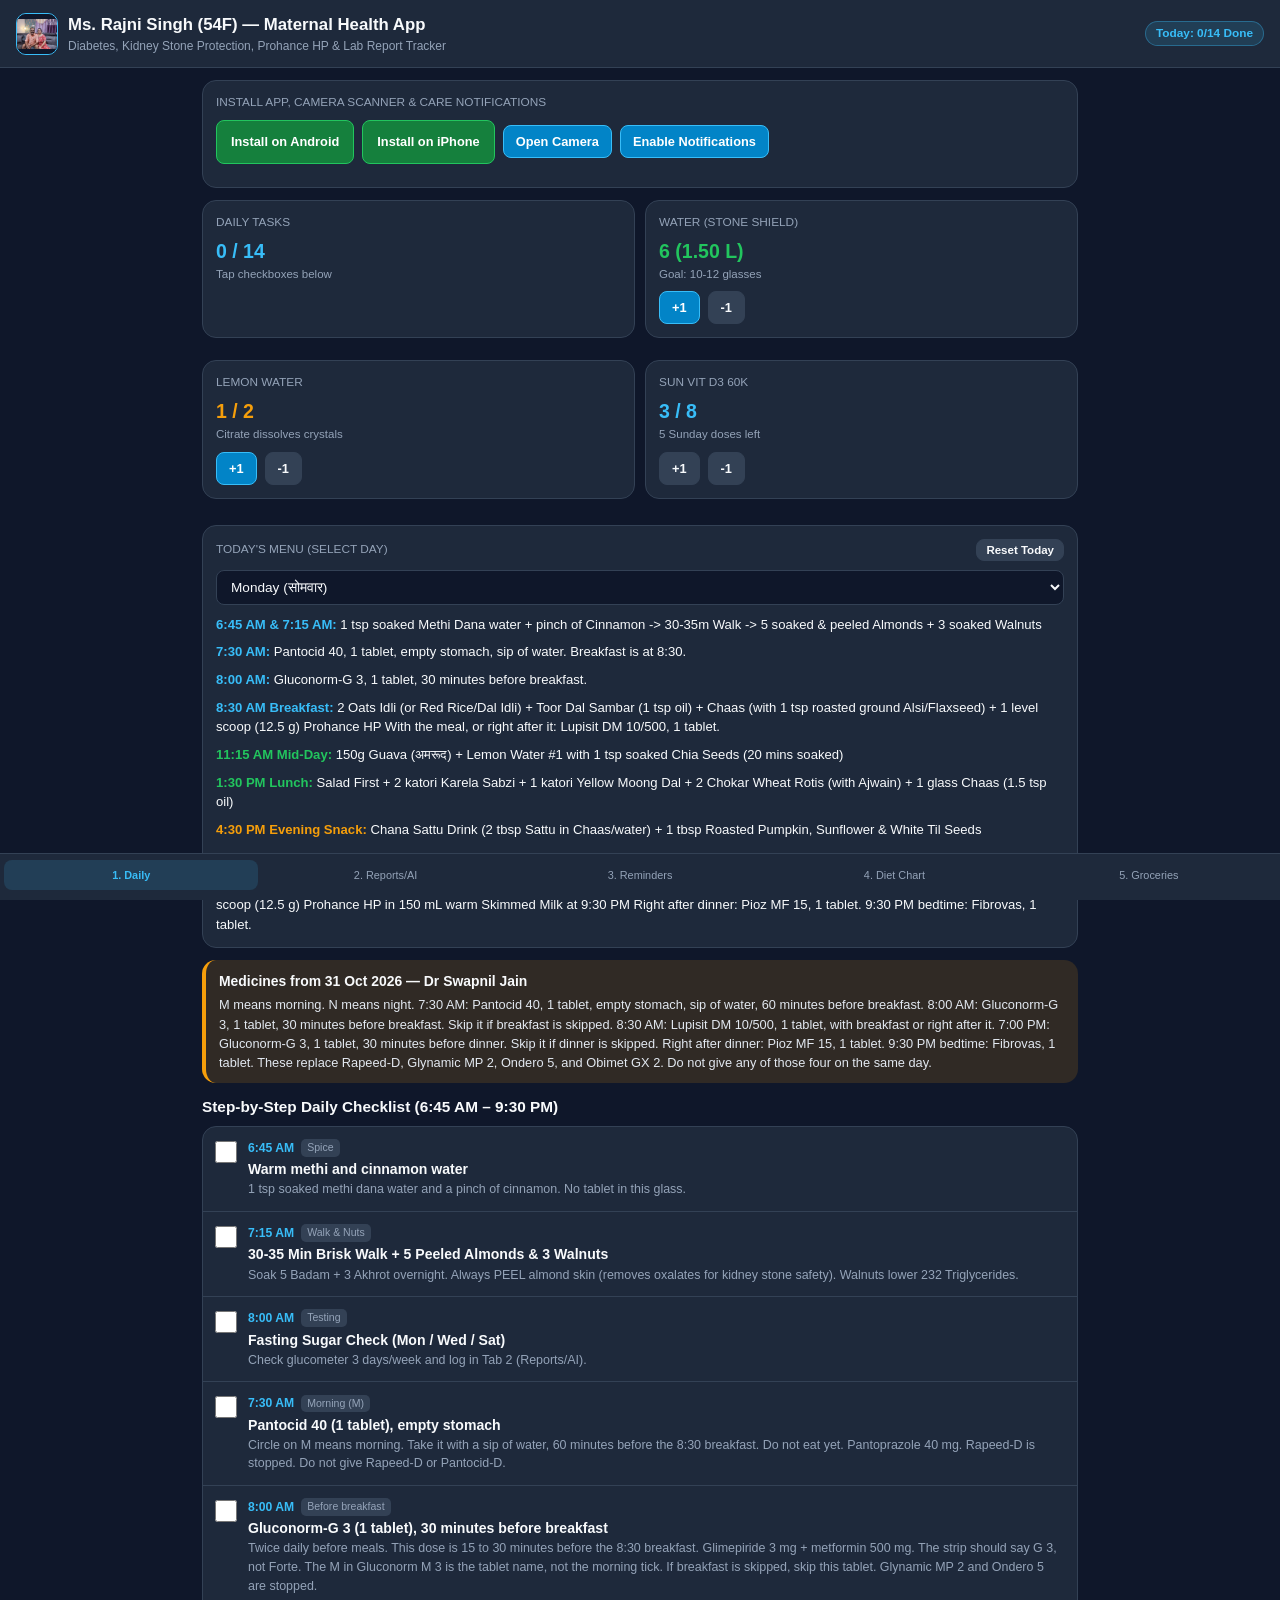
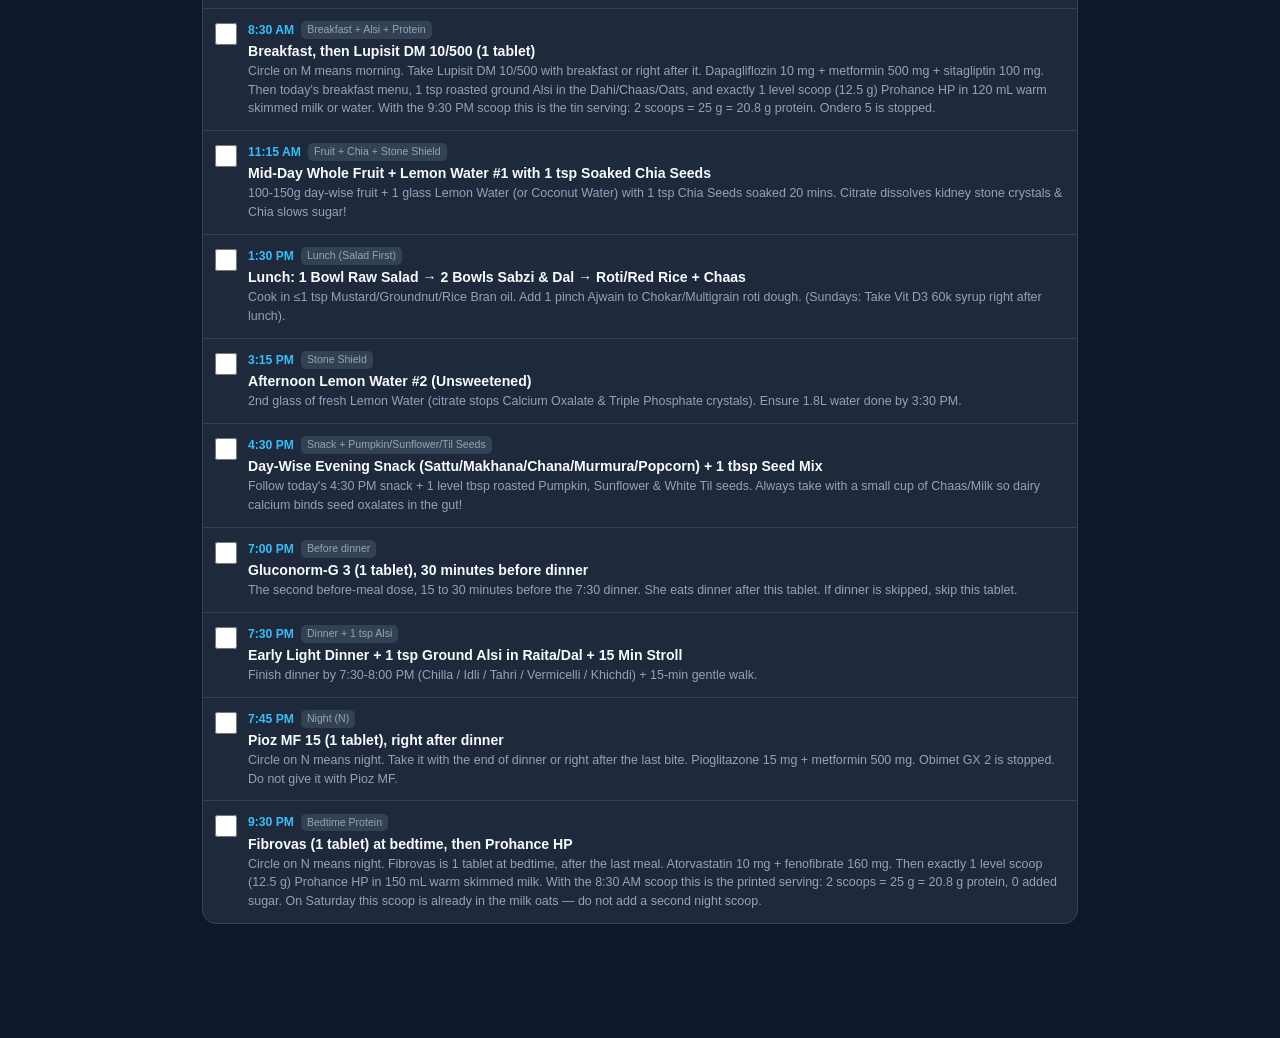
<file: index.html>
<!DOCTYPE html>
<html lang="en">
<head>
  <meta charset="UTF-8" />
  <meta name="viewport" content="width=device-width, initial-scale=1.0, maximum-scale=1.0, user-scalable=no" />
  <meta name="theme-color" content="#0f172a" />
  <meta name="mobile-web-app-capable" content="yes" />
  <meta name="apple-mobile-web-app-capable" content="yes" />
  <meta name="apple-mobile-web-app-status-bar-style" content="black-translucent" />
  <meta name="apple-mobile-web-app-title" content="Maternal Health App" />
  <link rel="manifest" href="./manifest.json">
  <link rel="icon" type="image/svg+xml" href="./assets/icon.svg" />
  <link rel="apple-touch-icon" href="./assets/icon-180.png" />
  <link rel="icon" type="image/png" sizes="32x32" href="./assets/icon-32.png" />
  <link rel="icon" type="image/png" sizes="16x16" href="./assets/icon-16.png" />
  <title>Maternal Health App — Ms. Rajni Singh Care Tracker</title>
  <style>
    :root {
      --bg: #0f172a; --surface: #1e293b; --surface2: #334155; --border: #334155;
      --text: #f8fafc; --muted: #94a3b8; --primary: #38bdf8; --primary-dark: #0284c7;
      --success: #22c55e; --success-bg: rgba(34, 197, 94, 0.14);
      --warn: #f59e0b; --warn-bg: rgba(245, 158, 11, 0.14);
      --danger: #ef4444; --danger-bg: rgba(239, 68, 68, 0.14);
      --info-bg: rgba(56, 189, 248, 0.14); --radius: 14px;
    }
    * { box-sizing: border-box; margin: 0; padding: 0; -webkit-tap-highlight-color: transparent; }
    body { font-family: -apple-system, BlinkMacSystemFont, "Segoe UI", Roboto, sans-serif; background: var(--bg); color: var(--text); line-height: 1.5; padding-bottom: 90px; }
    header { background: var(--surface); border-bottom: 1px solid var(--border); padding: 12px 16px; position: sticky; top: 0; z-index: 50; }
    .header-top { display: flex; justify-content: space-between; align-items: center; gap: 10px; flex-wrap: wrap; }
    .brand-row { display: flex; align-items: center; gap: 10px; }
    .brand-avatar { width: 42px; height: 42px; border-radius: 10px; object-fit: cover; border: 1.5px solid var(--primary); }
    h1 { font-size: 1.05rem; font-weight: 700; }
    .badge { background: var(--info-bg); color: var(--primary); border: 1px solid rgba(56, 189, 248, 0.35); padding: 3px 10px; border-radius: 999px; font-size: 0.74rem; font-weight: 600; }
    .subtitle { font-size: 0.75rem; color: var(--muted); }
    .container { max-width: 900px; margin: 0 auto; padding: 12px; }

    /* Pure CSS Tab Switching */
    input.tab-radio { display: none; }
    .tab-panel { display: none; }
    #rad-daily:checked ~ .container #tab-daily,
    #rad-reports:checked ~ .container #tab-reports,
    #rad-schedule:checked ~ .container #tab-schedule,
    #rad-diet:checked ~ .container #tab-diet,
    #rad-grocery:checked ~ .container #tab-grocery {
      display: block;
    }
    .bottom-nav { position: fixed; bottom: 0; left: 0; right: 0; background: var(--surface); border-top: 1px solid var(--border); display: grid; grid-template-columns: repeat(5, 1fr); z-index: 100; padding: 6px 4px 10px; }
    .nav-label { background: transparent; border: none; color: var(--muted); display: flex; flex-direction: column; align-items: center; justify-content: center; gap: 2px; font-size: 0.68rem; padding: 7px 2px; border-radius: 8px; cursor: pointer; text-align: center; user-select: none; }
    #rad-daily:checked ~ .bottom-nav label[for="rad-daily"],
    #rad-reports:checked ~ .bottom-nav label[for="rad-reports"],
    #rad-schedule:checked ~ .bottom-nav label[for="rad-schedule"],
    #rad-diet:checked ~ .bottom-nav label[for="rad-diet"],
    #rad-grocery:checked ~ .bottom-nav label[for="rad-grocery"] {
      color: var(--primary); background: var(--info-bg); font-weight: 700;
    }

    .grid-2, .grid-4 { display: grid; gap: 10px; margin-bottom: 14px; }
    .grid-2 { grid-template-columns: repeat(auto-fit, minmax(250px, 1fr)); }
    .grid-4 { grid-template-columns: repeat(2, 1fr); }
    .card { background: var(--surface); border: 1px solid var(--border); border-radius: var(--radius); padding: 13px; margin-bottom: 12px; }
    .card-title { font-size: 0.74rem; text-transform: uppercase; color: var(--muted); margin-bottom: 5px; display: flex; justify-content: space-between; align-items: center; }
    .stat-val { font-size: 1.22rem; font-weight: 700; }
    .stat-sub { font-size: 0.72rem; color: var(--muted); }
    .text-success { color: var(--success); } .text-warn { color: var(--warn); } .text-danger { color: var(--danger); } .text-primary { color: var(--primary); }
    .btn-row { display: flex; gap: 8px; margin-top: 8px; flex-wrap: wrap; align-items: center; }
    button, .btn, a.install-btn { background: var(--surface2); color: var(--text); border: 1px solid var(--border); padding: 8px 12px; border-radius: 8px; font-size: 0.8rem; font-weight: 600; cursor: pointer; touch-action: manipulation; }
    button.primary { background: var(--primary-dark); border-color: var(--primary); color: #fff; }
    button.success, a.install-btn { background: #15803d; border-color: var(--success); color: #fff; display: inline-flex; align-items: center; justify-content: center; min-height: 44px; padding: 10px 14px; text-decoration: none; position: relative; z-index: 2; }
    .callout { border-radius: var(--radius); padding: 11px 13px; margin-bottom: 10px; border-left: 4px solid var(--primary); background: var(--info-bg); }
    .callout.warn { border-left-color: var(--warn); background: var(--warn-bg); }
    .callout.danger { border-left-color: var(--danger); background: var(--danger-bg); }
    .callout.success { border-left-color: var(--success); background: var(--success-bg); }
    .callout-title { font-weight: 700; font-size: 0.87rem; margin-bottom: 3px; }
    .callout-body { font-size: 0.8rem; color: #e2e8f0; }
    .task-item { display: flex; align-items: flex-start; gap: 11px; padding: 12px; border-bottom: 1px solid var(--border); cursor: pointer; }
    .task-item:last-child { border-bottom: none; }
    .task-check { width: 22px; height: 22px; margin-top: 2px; accent-color: var(--success); flex-shrink: 0; cursor: pointer; }
    .task-check:checked + .task-content { opacity: 0.5; }
    .task-check:checked + .task-content .task-title { text-decoration: line-through; }
    .task-content { flex: 1; }
    .task-meta { display: flex; gap: 7px; align-items: center; margin-bottom: 2px; flex-wrap: wrap; }
    .task-time { font-size: 0.76rem; font-weight: 700; color: var(--primary); }
    .task-tag { font-size: 0.66rem; padding: 1px 6px; border-radius: 5px; background: var(--surface2); color: var(--muted); }
    .task-title { font-weight: 600; font-size: 0.88rem; }
    .task-desc { font-size: 0.78rem; color: var(--muted); }
    select, input[type="text"], input[type="number"], input[type="date"] { width: 100%; background: var(--bg); color: var(--text); border: 1px solid var(--border); border-radius: 8px; padding: 8px 10px; font-size: 0.85rem; margin-top: 4px; }
    label.field-lbl { font-size: 0.75rem; font-weight: 600; color: var(--muted); display: block; margin-top: 7px; }
    .section-title { font-size: 0.96rem; font-weight: 700; margin: 12px 0 8px; }
    .table-wrap { overflow-x: auto; }
    table { width: 100%; border-collapse: collapse; font-size: 0.8rem; }
    th, td { padding: 9px; text-align: left; border-bottom: 1px solid var(--border); vertical-align: top; }
    th { color: var(--muted); font-size: 0.72rem; text-transform: uppercase; }
    details.card { padding: 0; overflow: hidden; }
    details.card summary { padding: 12px 14px; font-weight: 700; font-size: 0.86rem; cursor: pointer; background: var(--surface2); color: var(--primary); list-style: none; }
    details.card .details-body { padding: 13px; }
    #webcam {
      width: 100%;
      max-height: 320px;
      background: #000;
      border-radius: 10px;
      margin-top: 10px;
      display: none;
      object-fit: cover;
    }
  </style>
</head>
<body>

<!-- Pure CSS Radio Inputs for Bottom Navigation Tabs -->
<input type="radio" name="main-tab" id="rad-daily" class="tab-radio" checked />
<input type="radio" name="main-tab" id="rad-reports" class="tab-radio" />
<input type="radio" name="main-tab" id="rad-schedule" class="tab-radio" />
<input type="radio" name="main-tab" id="rad-diet" class="tab-radio" />
<input type="radio" name="main-tab" id="rad-grocery" class="tab-radio" />

<header>
  <div class="header-top">
    <div class="brand-row">
      <img src="./assets/icon.svg" alt="Maa Care Icon" class="brand-avatar" />
      <div>
        <h1>Ms. Rajni Singh (54F) — Maternal Health App</h1>
        <div class="subtitle">Diabetes, Kidney Stone Protection, Prohance HP & Lab Report Tracker</div>
      </div>
    </div>
    <span class="badge" id="headerProgressBadge">Today: 0/14 Done</span>
  </div>
</header>

<div class="container">

  <!-- PWA INSTALL, CAMERA & NOTIFICATION CONTROLS BAR -->
  <div class="card">
    <div class="card-title"><span>Install App, Camera Scanner & Care Notifications</span></div>
    <div class="btn-row">
      <a class="install-btn" id="installAndroidBtn" href="./MaaCare.apk" download="MaaCare.apk">Install on Android</a>
      <a class="install-btn" id="installIphoneBtn" href="./maa-care.mobileconfig">Install on iPhone</a>
      <button type="button" class="primary" id="openCameraBtn">Open Camera</button>
      <button type="button" class="success" id="capturePhotoBtn" style="display:none;">Capture Report Photo</button>
      <button type="button" class="primary" id="enableNotificationsBtn">Enable Notifications</button>
      <button type="button" id="testNotificationBtn" style="display:none;">Send Reminder Alert</button>
    </div>
    <div class="camera-container">
      <video id="webcam" autoplay playsinline></video>
      <canvas id="capturedCanvas" style="display:none;"></canvas>
    </div>
    <div class="stat-sub" id="pwaInstallStatus" style="margin-top:6px;"></div>
    <div class="stat-sub" id="cameraStatus" style="margin-top:4px;"></div>
    <div class="stat-sub" id="notificationStatus" style="margin-top:2px;"></div>
    <div id="capturedGallery" class="grid-2" style="margin-top:10px;margin-bottom:0;"></div>
  </div>

  <!-- TAB 1: DAILY CHECKLIST -->
  <section id="tab-daily" class="tab-panel">
    <div class="grid-4">
      <div class="card">
        <div class="card-title"><span>Daily Tasks</span></div>
        <div class="stat-val text-primary" id="statTasks">0 / 14</div>
        <div class="stat-sub">Tap checkboxes below</div>
      </div>
      <div class="card">
        <div class="card-title"><span>Water (Stone Shield)</span></div>
        <div class="stat-val text-success" id="statWater">6 (1.50 L)</div>
        <div class="stat-sub">Goal: 10-12 glasses</div>
        <div class="btn-row">
          <button type="button" class="primary" id="btnWaterPlus">+1</button>
          <button type="button" id="btnWaterMinus">-1</button>
        </div>
      </div>
      <div class="card">
        <div class="card-title"><span>Lemon Water</span></div>
        <div class="stat-val text-warn" id="statLemon">1 / 2</div>
        <div class="stat-sub">Citrate dissolves crystals</div>
        <div class="btn-row">
          <button type="button" class="primary" id="btnLemonPlus">+1</button>
          <button type="button" id="btnLemonMinus">-1</button>
        </div>
      </div>
      <div class="card">
        <div class="card-title"><span>Sun Vit D3 60k</span></div>
        <div class="stat-val text-primary" id="statVitD">3 / 8</div>
        <div class="stat-sub" id="statVitDSub">Cap at 8 doses</div>
        <div class="btn-row">
          <button type="button" id="btnVitDPlus">+1</button>
          <button type="button" id="btnVitDMinus">-1</button>
        </div>
      </div>
    </div>

    <div class="card">
      <div class="card-title">
        <span>Today's Menu (Select Day)</span>
        <button type="button" id="btnResetDay" style="padding:4px 9px;font-size:0.72rem;">Reset Today</button>
      </div>
      <select id="daySelect">
        <option value="0">Monday (सोमवार)</option>
        <option value="1">Tuesday (मंगलवार)</option>
        <option value="2">Wednesday (बुधवार)</option>
        <option value="3">Thursday (गुरुवार)</option>
        <option value="4">Friday (शुक्रवार)</option>
        <option value="5">Saturday (शनिवार)</option>
        <option value="6">Sunday (रविवार)</option>
      </select>
      <div id="todayMenuBox" style="margin-top:10px;display:grid;gap:8px;font-size:0.82rem;">
        <div><strong style="color:var(--primary);">6:45 AM &amp; 7:15 AM:</strong> 1 tsp soaked Methi Dana water + 1 pinch Cinnamon &rarr; 30-35m Walk &rarr; 5 soaked &amp; peeled Almonds + 3 soaked Walnuts</div>
        <div><strong style="color:var(--primary);">7:30 AM, empty stomach:</strong> Pantocid 40, 1 tablet, with a sip of water. This is 60 minutes before breakfast. Do not eat yet.</div>
        <div><strong style="color:var(--primary);">8:00 AM:</strong> Gluconorm-G 3, 1 tablet, 30 minutes before breakfast.</div>
        <div><strong style="color:var(--primary);">8:30 AM Breakfast:</strong> 2 Oats Idli (or Red Rice/Dal Idli) + Toor Dal Sambar (1 tsp oil) + Chaas (with 1 tsp roasted ground Alsi/Flaxseed) + 1 level scoop (12.5 g) Prohance HP. With the meal, or right after it: Lupisit DM 10/500, 1 tablet.</div>
        <div><strong style="color:var(--success);">11:15 AM Mid-Day:</strong> 150g Guava (अमरूद) + 1 glass Warm Lemon Water #1 (with 1 tsp soaked Chia Seeds)</div>
        <div><strong style="color:var(--success);">1:30 PM Lunch:</strong> Salad First (Cucumber/Radish) + 2 katori Karela Sabzi + 1 katori Yellow Moong Dal + 2 Chokar Wheat Rotis (with Ajwain) + 1 glass Chaas</div>
        <div><strong style="color:var(--warn);">4:30 PM Evening Snack:</strong> 1 glass Chana Sattu (2 tbsp) in buttermilk/water + 1 tbsp Roasted Pumpkin &amp; Sunflower Seeds (paired with Chaas calcium for stone safety)</div>
        <div><strong style="color:var(--warn);">7:00 PM:</strong> Gluconorm-G 3, 1 tablet, 30 minutes before dinner.</div>
        <div><strong style="color:var(--warn);">7:30 PM Dinner:</strong> 2 Green Split Moong Dal Chillas (stuffed with grated Lauki &amp; 30g Low-Fat Paneer) + 1 katori Dahi Raita (with 1/2 tsp roasted Til). Right after dinner: Pioz MF 15, 1 tablet.</div>
        <div><strong style="color:var(--warn);">9:30 PM Bedtime:</strong> Fibrovas, 1 tablet, then 1 level scoop (12.5 g) Prohance HP in 150mL warm Skimmed Milk.</div>
      </div>
    </div>

    <div class="callout warn">
      <div class="callout-title">Medicines from 31 Oct 2026 — Dr Swapnil Jain</div>
      <div class="callout-body">M means morning. N means night. 7:30 AM: Pantocid 40, 1 tablet, empty stomach, sip of water, 60 minutes before breakfast. 8:00 AM: Gluconorm-G 3, 1 tablet, 30 minutes before breakfast. Skip it if breakfast is skipped. 8:30 AM: Lupisit DM 10/500, 1 tablet, with breakfast or right after it. 7:00 PM: Gluconorm-G 3, 1 tablet, 30 minutes before dinner. Skip it if dinner is skipped. Right after dinner: Pioz MF 15, 1 tablet. 9:30 PM bedtime: Fibrovas, 1 tablet. These replace Rapeed-D, Glynamic MP 2, Ondero 5, and Obimet GX 2. Do not give any of those four on the same day.</div>
    </div>
    <div class="section-title">Step-by-Step Daily Checklist (6:45 AM – 9:30 PM)</div>
    <div class="card" style="padding:0;" id="dailyTasksList">
      <label class="task-item"><input type="checkbox" class="task-check" data-task="dt1" /><div class="task-content"><div class="task-meta"><span class="task-time">6:45 AM</span><span class="task-tag">Spice</span></div><div class="task-title">Warm methi and cinnamon water</div><div class="task-desc">1 tsp soaked methi dana water and a pinch of cinnamon. No tablet in this glass.</div></div></label>
      <label class="task-item"><input type="checkbox" class="task-check" data-task="dt2" /><div class="task-content"><div class="task-meta"><span class="task-time">7:15 AM</span><span class="task-tag">Walk &amp; Nuts</span></div><div class="task-title">30-35 Min Brisk Walk + 5 Peeled Almonds &amp; 3 Walnuts</div><div class="task-desc">Soak 5 Badam + 3 Akhrot overnight. Always PEEL almond skin (removes oxalates for kidney stone safety). Walnuts lower 232 Triglycerides.</div></div></label>
      <label class="task-item"><input type="checkbox" class="task-check" data-task="dt3" /><div class="task-content"><div class="task-meta"><span class="task-time">8:00 AM</span><span class="task-tag">Testing</span></div><div class="task-title">Fasting Sugar Check (Mon / Wed / Sat)</div><div class="task-desc">Check glucometer 3 days/week and log in Tab 2 (Reports/AI).</div></div></label>
      <label class="task-item"><input type="checkbox" class="task-check" data-task="dt5" /><div class="task-content"><div class="task-meta"><span class="task-time">7:30 AM</span><span class="task-tag">Morning (M)</span></div><div class="task-title">Pantocid 40 (1 tablet), empty stomach</div><div class="task-desc">Circle on M means morning. Take it with a sip of water, 60 minutes before the 8:30 breakfast. Do not eat yet. Pantoprazole 40 mg. Rapeed-D is stopped. Do not give Rapeed-D or Pantocid-D.</div></div></label>
      <label class="task-item"><input type="checkbox" class="task-check" data-task="dt13" /><div class="task-content"><div class="task-meta"><span class="task-time">8:00 AM</span><span class="task-tag">Before breakfast</span></div><div class="task-title">Gluconorm-G 3 (1 tablet), 30 minutes before breakfast</div><div class="task-desc">Twice daily before meals. This dose is 15 to 30 minutes before the 8:30 breakfast. Glimepiride 3 mg + metformin 500 mg. The strip should say G 3, not Forte. The M in Gluconorm M 3 is the tablet name, not the morning tick. If breakfast is skipped, skip this tablet. Glynamic MP 2 and Ondero 5 are stopped.</div></div></label>
      <label class="task-item"><input type="checkbox" class="task-check" data-task="dt4" /><div class="task-content"><div class="task-meta"><span class="task-time">8:30 AM</span><span class="task-tag">Breakfast + Alsi + Protein</span></div><div class="task-title">Breakfast, then Lupisit DM 10/500 (1 tablet)</div><div class="task-desc">Circle on M means morning. Take Lupisit DM 10/500 with breakfast or right after it. Dapagliflozin 10 mg + metformin 500 mg + sitagliptin 100 mg. Then today's breakfast menu, 1 tsp roasted ground Alsi in the Dahi/Chaas/Oats, and exactly 1 level scoop (12.5 g) Prohance HP in 120 mL warm skimmed milk or water. With the 9:30 PM scoop this is the tin serving: 2 scoops = 25 g = 20.8 g protein. Ondero 5 is stopped.</div></div></label>
      <label class="task-item"><input type="checkbox" class="task-check" data-task="dt6" /><div class="task-content"><div class="task-meta"><span class="task-time">11:15 AM</span><span class="task-tag">Fruit + Chia + Stone Shield</span></div><div class="task-title">Mid-Day Whole Fruit + Lemon Water #1 with 1 tsp Soaked Chia Seeds</div><div class="task-desc">100-150g day-wise fruit + 1 glass Lemon Water (or Coconut Water) with 1 tsp Chia Seeds soaked 20 mins. Citrate dissolves kidney stone crystals &amp; Chia slows sugar!</div></div></label>
      <label class="task-item"><input type="checkbox" class="task-check" data-task="dt7" /><div class="task-content"><div class="task-meta"><span class="task-time">1:30 PM</span><span class="task-tag">Lunch (Salad First)</span></div><div class="task-title">Lunch: 1 Bowl Raw Salad &rarr; 2 Bowls Sabzi &amp; Dal &rarr; Roti/Red Rice + Chaas</div><div class="task-desc">Cook in &le;1 tsp Mustard/Groundnut/Rice Bran oil. Add 1 pinch Ajwain to Chokar/Multigrain roti dough. (Sundays: Take Vit D3 60k syrup right after lunch).</div></div></label>
      <label class="task-item"><input type="checkbox" class="task-check" data-task="dt8" /><div class="task-content"><div class="task-meta"><span class="task-time">3:15 PM</span><span class="task-tag">Stone Shield</span></div><div class="task-title">Afternoon Lemon Water #2 (Unsweetened)</div><div class="task-desc">2nd glass of fresh Lemon Water (citrate stops Calcium Oxalate &amp; Triple Phosphate crystals). Ensure 1.8L water done by 3:30 PM.</div></div></label>
      <label class="task-item"><input type="checkbox" class="task-check" data-task="dt9" /><div class="task-content"><div class="task-meta"><span class="task-time">4:30 PM</span><span class="task-tag">Snack + Pumpkin/Sunflower/Til Seeds</span></div><div class="task-title">Day-Wise Evening Snack (Sattu/Makhana/Chana/Murmura/Popcorn) + 1 tbsp Seed Mix</div><div class="task-desc">Follow today's 4:30 PM snack + 1 level tbsp roasted Pumpkin, Sunflower &amp; White Til seeds. Always take with a small cup of Chaas/Milk so dairy calcium binds seed oxalates in the gut!</div></div></label>
      <label class="task-item"><input type="checkbox" class="task-check" data-task="dt14" /><div class="task-content"><div class="task-meta"><span class="task-time">7:00 PM</span><span class="task-tag">Before dinner</span></div><div class="task-title">Gluconorm-G 3 (1 tablet), 30 minutes before dinner</div><div class="task-desc">The second before-meal dose, 15 to 30 minutes before the 7:30 dinner. She eats dinner after this tablet. If dinner is skipped, skip this tablet.</div></div></label>
      <label class="task-item"><input type="checkbox" class="task-check" data-task="dt10" /><div class="task-content"><div class="task-meta"><span class="task-time">7:30 PM</span><span class="task-tag">Dinner + 1 tsp Alsi</span></div><div class="task-title">Early Light Dinner + 1 tsp Ground Alsi in Raita/Dal + 15 Min Stroll</div><div class="task-desc">Finish dinner by 7:30-8:00 PM (Chilla / Idli / Tahri / Vermicelli / Khichdi) + 15-min gentle walk.</div></div></label>
      <label class="task-item"><input type="checkbox" class="task-check" data-task="dt11" /><div class="task-content"><div class="task-meta"><span class="task-time">7:45 PM</span><span class="task-tag">Night (N)</span></div><div class="task-title">Pioz MF 15 (1 tablet), right after dinner</div><div class="task-desc">Circle on N means night. Take it with the end of dinner or right after the last bite. Pioglitazone 15 mg + metformin 500 mg. Obimet GX 2 is stopped. Do not give it with Pioz MF.</div></div></label>
      <label class="task-item"><input type="checkbox" class="task-check" data-task="dt12" /><div class="task-content"><div class="task-meta"><span class="task-time">9:30 PM</span><span class="task-tag">Bedtime Protein</span></div><div class="task-title">Fibrovas (1 tablet) at bedtime, then Prohance HP</div><div class="task-desc">Circle on N means night. Fibrovas is 1 tablet at bedtime, after the last meal. Atorvastatin 10 mg + fenofibrate 160 mg. Then exactly 1 level scoop (12.5 g) Prohance HP in 150 mL warm skimmed milk. With the 8:30 AM scoop this is the printed serving: 2 scoops = 25 g = 20.8 g protein, 0 added sugar. On Saturday this scoop is already in the milk oats — do not add a second night scoop.</div></div></label>
    </div>
  </section>

  <!-- TAB 2: REPORTS & SMART JUDGEMENT -->
  <section id="tab-reports" class="tab-panel">
    <details class="card">
      <summary>+ Tap Here to Log New Sugar Reading or Lab Report</summary>
      <div class="details-body">
        <div class="grid-2">
          <div>
            <label class="field-lbl">Date</label><input type="date" id="inpDate" value="2026-10-26" />
            <label class="field-lbl">Label</label><input type="text" id="inpLabel" placeholder="Home Check / Nov 8 Lab Report" />
            <label class="field-lbl">Fasting Sugar (mg/dL)</label><input type="number" id="inpFasting" placeholder="210" />
            <label class="field-lbl">Post-Meal (PP) Sugar (mg/dL)</label><input type="number" id="inpPP" placeholder="235" />
            <label class="field-lbl">HbA1c (%)</label><input type="number" step="0.1" id="inpHba1c" placeholder="12.0" />
          </div>
          <div>
            <label class="field-lbl">Triglycerides (mg/dL)</label><input type="number" id="inpTG" placeholder="232" />
            <label class="field-lbl">Creatinine & eGFR</label><div style="display:flex;gap:6px;"><input type="number" step="0.01" id="inpCreat" placeholder="0.61" /><input type="number" id="inpEgfr" placeholder="106" /></div>
            <label class="field-lbl">Vitamin D (nmol/L) & Calcium (mg/dL)</label><div style="display:flex;gap:6px;"><input type="number" step="0.1" id="inpVitD" placeholder="48" /><input type="number" step="0.1" id="inpCalc" placeholder="9.29" /></div>
            <label class="field-lbl">Urine Yeast & Crystals (/hpf)</label><div style="display:flex;gap:6px;"><input type="number" step="0.1" id="inpYeast" placeholder="0.0" /><input type="number" step="0.1" id="inpCrystals" placeholder="0.0" /></div>
            <label class="field-lbl">Notes</label><input type="text" id="inpNotes" placeholder="Symptoms or doctor notes..." />
          </div>
        </div>
        <div class="btn-row">
          <button type="button" class="success" id="btnSaveReport">Save & Recalculate Guidance</button>
        </div>
      </div>
    </details>

    <div class="section-title">Live Automated Clinical Judgement</div>
    <div id="dynamicAdviceContainer">
      <div class="callout warn"><div class="callout-title">Active Sugar Reduction (Fasting: 225 | PP: 254 mg/dL)</div><div class="callout-body">Follow the 31 Oct 2026 sheet. 7:30 AM Pantocid 40 on an empty stomach. 8:00 AM Gluconorm-G 3. Lupisit DM 10/500 with breakfast. 7:00 PM Gluconorm-G 3. Pioz MF 15 right after dinner. Fibrovas at 9:30 PM bedtime. Rapeed-D, Glynamic MP 2, Ondero 5, and Obimet GX 2 are stopped. Keep Prohance HP at 1 level scoop (12.5 g) at 8:30 AM and 1 level scoop (12.5 g) at 9:30 PM.</div></div>
      <div class="callout warn"><div class="callout-title">Urine Yeast & Stone Crystal Shield Active</div><div class="callout-body">Drink 2.5-3.0L water + 2 glasses unsweetened Lemon Water daily (citrate dissolves Calcium Oxalate crystals). Repeat Urine R/E around Nov 8-10.</div></div>
      <div class="callout"><div class="callout-title">Vitamin D3 60k Weekly Course (3/8 Done — 5 Left)</div><div class="callout-body">Give 1 Sugar-Free 60k IU bottle every Sunday immediately AFTER Lunch. Cap at 8 doses total due to past kidney stone surgery.</div></div>
      <div class="callout success"><div class="callout-title">Kidneys Healthy (Creatinine 0.61 | eGFR 106) — Safe for 2 Scoops Prohance HP/Day</div><div class="callout-body">Normal kidney filtration (eGFR 106). The label dose is the right amount: 1 level scoop (12.5 g) at breakfast and 1 level scoop (12.5 g) at 9:30 PM. That is 25 g powder and 20.8 g protein. Do not add extra scoops.</div></div>
    </div>

    <div class="section-title">Report History</div>
    <div class="card table-wrap" style="padding:0;">
      <table id="reportsTable">
        <thead><tr><th>Date</th><th>Fasting/PP</th><th>HbA1c/TG</th><th>Kidney/VitD</th><th>Urine</th></tr></thead>
        <tbody>
          <tr><td><strong>2026-10-25</strong><br/>3-Wk Check + Itra 200</td><td><strong>225 / 254</strong></td><td>12.0% | TG:232</td><td>Cr:0.61 | VitD:48</td><td>Y:5.0 C:1.0</td></tr>
          <tr><td><strong>2026-10-04</strong><br/>Baseline Lal PathLabs</td><td><strong>230.9 / 459.3</strong></td><td>12.0% | TG:232</td><td>Cr:0.61 | VitD:36.7</td><td>Y:36.6 C:1.5</td></tr>
        </tbody>
      </table>
    </div>
  </section>

  <!-- TAB 3: CHECKUP REMINDERS -->
  <section id="tab-schedule" class="tab-panel">
    <div class="section-title">12-Month Checkup & Lab Test Reminders</div>
    <div class="card" style="padding:0;" id="checkupListContainer">
      <label class="task-item"><input type="checkbox" class="task-check" data-chk="c1" /><div class="task-content"><div class="task-meta"><span class="task-time">Nov 8–10, 2026 (In 2 Weeks)</span></div><div class="task-title">Urine Infection & Crystal Clearance Check</div><div class="task-desc"><strong>Tests:</strong> Urine Routine & Microscopy (Urine R/E) + Fasting & PP Sugar.<br/>Confirms Yeast (36.6 /hpf), Bacteria (96 /hpf), and Oxalate crystals cleared after Itra 200.</div></div></label>
      <label class="task-item"><input type="checkbox" class="task-check" data-chk="c2" /><div class="task-content"><div class="task-meta"><span class="task-time">Dec 6, 2026 (At 8 Weeks)</span></div><div class="task-title">Finish 8th Weekly Vitamin D3 60k Bottle & Stop Weekly Dosing</div><div class="task-desc"><strong>Rule:</strong> Cap weekly 60k IU syrup at 8 bottles total to prevent excess urinary calcium (kidney stone history).</div></div></label>
      <label class="task-item"><input type="checkbox" class="task-check" data-chk="c3" /><div class="task-content"><div class="task-meta"><span class="task-time">Jan 6–10, 2027 (At 3 Months)</span></div><div class="task-title">Major 90-Day Diabetes, Lipid, Vit D & Stone Safety Review</div><div class="task-desc"><strong>Tests:</strong> HbA1c, Lipid Profile (TG/HDL/LDL), LFT (ALT/ALP), 25-(OH) Vit D, Serum Calcium, Creatinine, Uric Acid.</div></div></label>
      <label class="task-item"><input type="checkbox" class="task-check" data-chk="c4" /><div class="task-content"><div class="task-meta"><span class="task-time">Feb / Mar 2027 (Annual)</span></div><div class="task-title">Ultrasound Whole Abdomen (KUB) & Retina Eye Check</div><div class="task-desc"><strong>Tests:</strong> USG Abdomen/Pelvis (KUB for silent stones + fatty liver) + Dilated Fundus Eye Exam.</div></div></label>
      <label class="task-item"><input type="checkbox" class="task-check" data-chk="c5" /><div class="task-content"><div class="task-meta"><span class="task-time">Apr 6–10, 2027 (At 6 Months)</span></div><div class="task-title">6-Month HbA1c, Kidney & Urine Crystal Check</div><div class="task-desc"><strong>Tests:</strong> HbA1c, Fasting/PP Sugar, Urine R/E, Serum Creatinine & eGFR.</div></div></label>
      <label class="task-item"><input type="checkbox" class="task-check" data-chk="c6" /><div class="task-content"><div class="task-meta"><span class="task-time">Oct 6, 2027 (At 12 Months)</span></div><div class="task-title">Annual Master Checkup + Vitamin B12 + Urine ACR</div><div class="task-desc"><strong>Tests:</strong> Swasthfit Super 4 + Vitamin B12 (annual check for Metformin) + Urine Microalbumin (ACR) + ECG.</div></div></label>
    </div>
  </section>

  <!-- TAB 4: DIET & MEDICINES -->
  <section id="tab-diet" class="tab-panel">
    <div class="callout success">
      <div class="callout-title">100% Grocery Utilization + Kidney Stone, Heart &amp; Diabetes Safety Protocol</div>
      <div class="callout-body">
        • <strong>How All 5 Seeds &amp; 2 Nuts Are Safely Utilized Every Day:</strong><br/>
        &nbsp;&nbsp;1) <strong>7:15 AM:</strong> 5 soaked &amp; <em>peeled</em> Almonds (बादाम) + 3 soaked Walnuts (अखरोट) — peeling removes almond oxalates; walnuts lower 232 Triglycerides.<br/>
        &nbsp;&nbsp;2) <strong>8:30 AM &amp; 7:30 PM:</strong> 1 tsp roasted ground Flaxseeds (अलसी) stirred into Breakfast Chaas/Dahi &amp; 1 tsp into Dinner Raita/Dal (= 8g/day = 250g/month).<br/>
        &nbsp;&nbsp;3) <strong>11:15 AM:</strong> 1 tsp Chia Seeds (चिया बीज) soaked 20 mins in Lemon Water #1 (= 8g/day = 250g/month). Citrate in lemon + hydration keeps kidneys 100% stone-safe!<br/>
        &nbsp;&nbsp;4) <strong>4:30 PM Evening:</strong> 1 level tbsp Mixed Seeds Jar (1 tsp Pumpkin + 1 tsp Sunflower + 1 tsp White Til = 15g/day = 450g/month) ALWAYS paired with 1 small cup of Chaas/Curd so dairy calcium binds oxalates in the stomach!<br/>
        • <strong>Cooking Oil Budget (2 Liters/Month):</strong> Strictly <strong>1 tsp oil at Breakfast + 1.5 tsp at Lunch + 1 tsp at Dinner = 3.5 tsp/day</strong> (Rotate Mustard, Groundnut, Rice Bran, or Olive Oil).<br/>
        • <strong>Prohance HP (2 tins / 800 g per month):</strong> Exactly 1 level scoop (12.5 g) at 8:30 AM in about 120 mL warm skimmed milk or water, and exactly 1 level scoop (12.5 g) at 9:30 PM in about 150 mL warm skimmed milk. Together that is the tin’s printed serving: 2 scoops = 25 g = 20.8 g protein, about 7.2 g carbohydrate, 0 added sugar. On Saturday the 9:30 PM scoop is stirred into the milk oats, so do not give a third scoop that night.
      </div>
    </div>

    <div class="section-title">Complete 7-Day Meal-by-Meal Schedule (Utilizing All 28 Groceries)</div>
    <div class="card table-wrap" style="padding:0;">
      <table>
        <thead>
          <tr>
            <th>Day</th>
            <th>6:45 AM – 8:30 AM<br/>(Morning &amp; Breakfast)</th>
            <th>11:15 AM Mid-Day<br/>(Fruit + Chia + Lemon)</th>
            <th>1:30 PM Lunch<br/>(Salad First &rarr; Sabzi/Dal/Roti)</th>
            <th>4:30 PM Evening<br/>(Rotating Snack + Seed Mix)</th>
            <th>7:30 PM Dinner &amp; 9:30 PM<br/>(7:00 PM Gluconorm-G 3. After dinner: Pioz MF 15. 9:30 PM: Fibrovas, then Prohance HP)</th>
          </tr>
        </thead>
        <tbody>
          <tr>
            <td><strong>Mon<br/>(सोमवार)</strong></td>
            <td>• 7:30 AM: Pantocid 40, empty stomach. 8:00 AM: Gluconorm-G 3. With breakfast: Lupisit DM 10/500<br/>• 6:45 AM: soaked Methi + Cinnamon water<br/>• 7:15 AM: 5 peeled Almonds + 3 Walnuts<br/>• 8:30 AM: <strong>2 Oats Idli</strong> + <strong>Toor Dal Sambar</strong> + Chaas (with <strong>1 tsp ground Alsi</strong>) + <strong>1 level scoop (12.5 g) Prohance HP</strong></td>
            <td><strong>150g Guava (अमरूद)</strong> + Lemon Water #1 with <strong>1 tsp soaked Chia Seeds</strong></td>
            <td>1 bowl Cucumber/Radish Salad + <strong>2 katori Karela Sabzi</strong> + <strong>1 katori Yellow Moong Dal</strong> + <strong>2 Chokar Wheat Rotis (with Ajwain)</strong> + 1 glass Chaas (1.5 tsp Mustard Oil)</td>
            <td><strong>Chana Sattu Drink</strong> (2 heaped tbsp Sattu in Chaas/water with jeera) + <strong>1 tbsp Pumpkin, Sunflower &amp; Til Seed Mix</strong></td>
            <td><strong>2 Split Green Moong Dal Chillas</strong> (stuffed with grated Lauki &amp; 30g Low-Fat Paneer) + Dahi Raita (with <strong>1 tsp ground Alsi</strong>) &rarr; <strong>1 level scoop (12.5 g) Prohance HP</strong> in warm Skimmed Milk at 9:30 PM</td>
          </tr>
          <tr>
            <td><strong>Tue<br/>(मंगलवार)</strong></td>
            <td>• 7:30 AM: Pantocid 40, empty stomach. 8:00 AM: Gluconorm-G 3. With breakfast: Lupisit DM 10/500<br/>• 6:45 AM: soaked Methi + Cinnamon water<br/>• 5 peeled Almonds + 3 Walnuts<br/>• 8:30 AM: <strong>1 bowl Thick Veg Poha</strong> (with peas, beans &amp; 2 tbsp <strong>steamed Sabut Moong sprouts</strong>) + Unsweetened Tea + <strong>1 level scoop (12.5 g) Prohance HP</strong> + <strong>1 tsp ground Alsi</strong></td>
            <td><strong>150g Apple (सेब)</strong> + Lemon Water #1 with <strong>1 tsp soaked Chia Seeds</strong> + Tender Coconut Water</td>
            <td>1 bowl Salad + <strong>2 katori Methi/Lauki Paneer</strong> (or blanched-and-drained Palak with <strong>60g Low-Fat Paneer</strong>) + <strong>1 katori Chana Dal</strong> + <strong>2 Chokar Wheat Rotis</strong> + Chaas</td>
            <td><strong>1 bowl Roasted Phool Makhana</strong> (dry-roasted with black pepper &amp; turmeric) + Unsweetened Tea + <strong>1 tbsp Pumpkin, Sunflower &amp; Til Seeds</strong> + small cup Chaas</td>
            <td><strong>2 Large Ragi/Oats/Dal Idlis</strong> + <strong>1 bowl Drumstick (Munga) Toor Dal Sambar</strong> + Chaas (with <strong>1 tsp ground Alsi</strong>) &rarr; <strong>1 level scoop (12.5 g) Prohance HP</strong> at 9:30 PM</td>
          </tr>
          <tr>
            <td><strong>Wed<br/>(बुधवार)</strong></td>
            <td>• 7:30 AM: Pantocid 40, empty stomach. 8:00 AM: Gluconorm-G 3. With breakfast: Lupisit DM 10/500<br/>• 6:45 AM: soaked Methi + Cinnamon water<br/>• 5 peeled Almonds + 3 Walnuts<br/>• 8:30 AM: <strong>2 Besan Chillas</strong> stuffed with <strong>50g grated Low-Fat Paneer</strong> &amp; veggies + Mint Chutney + Chaas (with <strong>1 tsp ground Alsi</strong>) + <strong>1 level scoop (12.5 g) Prohance HP</strong></td>
            <td><strong>150g Papaya (पपीता)</strong> + Lemon Water #1 with <strong>1 tsp soaked Chia Seeds</strong></td>
            <td>1 bowl Salad + <strong>2 katori Lauki Sabzi</strong> + <strong>1 katori Toor/Arhar Dal</strong> + <strong>1 Chokar Roti + 1 small katori Red/Brown Rice</strong> + Curd</td>
            <td><strong>1 bowl Unsalted Bhuna Chana (Roasted Chana)</strong> + Unsweetened Tea + <strong>1 tbsp Pumpkin, Sunflower &amp; Til Seeds</strong> + small cup Chaas</td>
            <td><strong>1 bowl Brown Rice &amp; Soya Chunks (Nutrela) Veg Tahri/Pulao</strong> (double veggies + 30g Soya Chunks) + Clear Veg Soup + Raita (with <strong>1 tsp ground Alsi</strong>) &rarr; <strong>1 level scoop (12.5 g) Prohance HP</strong> at 9:30 PM</td>
          </tr>
          <tr>
            <td><strong>Thu<br/>(गुरुवार)</strong></td>
            <td>• 7:30 AM: Pantocid 40, empty stomach. 8:00 AM: Gluconorm-G 3. With breakfast: Lupisit DM 10/500<br/>• 6:45 AM: soaked Methi + Cinnamon water<br/>• 5 peeled Almonds + 3 Walnuts<br/>• 8:30 AM: <strong>1 bowl Coarse Wheat/Millet Rava Veg Upma</strong> + <strong>1 tsp ground Alsi</strong> + <strong>1 level scoop (12.5 g) Prohance HP</strong> in Skimmed Milk</td>
            <td><strong>150g Pear (नाशपाती) or Kiwi</strong> + Lemon Water #1 with <strong>1 tsp soaked Chia Seeds</strong> + Coconut Water</td>
            <td>1 bowl Salad + <strong>1 katori Mix Veg (Cabbage/Cauliflower/Beans)</strong> + <strong>1 katori Methi/Lauki Moong Dal</strong> + <strong>2 Multigrain/Jowar/Bajra Rotis</strong> + Chaas</td>
            <td><strong>1 bowl Murmura Bhel (बिना नमकीन)</strong> tossed with boiled Kala Chana, cucumber, deseeded tomato, lemon + <strong>1 tbsp Pumpkin, Sunflower &amp; Til Seeds</strong></td>
            <td><strong>1 bowl Roasted Wheat/Ragi Vermicelli (सेवई)</strong> with veggies + <strong>50g Roasted Low-Fat Paneer (पनीर भुना)</strong> + <strong>Steamed Broccoli</strong> + Raita (with <strong>1 tsp Alsi</strong>) &rarr; <strong>1 level scoop (12.5 g) Prohance HP</strong> at 9:30 PM</td>
          </tr>
          <tr>
            <td><strong>Fri<br/>(शुक्रवार)</strong></td>
            <td>• 7:30 AM: Pantocid 40, empty stomach. 8:00 AM: Gluconorm-G 3. With breakfast: Lupisit DM 10/500<br/>• 6:45 AM: soaked Methi + Cinnamon water<br/>• 5 peeled Almonds + 3 Walnuts<br/>• 8:30 AM: <strong>1 bowl Steamed Sprouts (Sabut Green Moong + Kala Chana + Soybean Seeds)</strong> with lemon &amp; cucumber + <strong>1 tsp ground Alsi</strong> + <strong>1 level scoop (12.5 g) Prohance HP</strong></td>
            <td><strong>1 Orange (संतरा) or Mosambi</strong> + Lemon Water #1 with <strong>1 tsp soaked Chia Seeds</strong></td>
            <td>1 bowl Salad + <strong>2 katori Kala Chana &amp; Soya Chunks Sabzi (or Rajma)</strong> + <strong>1 Multigrain Roti + 1 small katori Red/Brown Rice</strong> + Chaas</td>
            <td><strong>Chana Sattu Drink (2 tbsp Sattu)</strong> OR <strong>1 bowl Homemade Unsalted Popcorn (मक्का दाने)</strong> + Unsweetened Tea + <strong>1 tbsp Pumpkin, Sunflower &amp; Til Seeds</strong></td>
            <td><strong>1.5 katori Thick Yellow &amp; Green Moong Dal</strong> + <strong>1 Multigrain/Chokar Roti</strong> + Salad + Dahi (with <strong>1 tsp Alsi</strong>) &rarr; <strong>1 level scoop (12.5 g) Prohance HP</strong> at 9:30 PM</td>
          </tr>
          <tr>
            <td><strong>Sat<br/>(शनिवार)</strong></td>
            <td>• 7:30 AM: Pantocid 40, empty stomach. 8:00 AM: Gluconorm-G 3. With breakfast: Lupisit DM 10/500<br/>• 6:45 AM: soaked Methi + Cinnamon water<br/>• 5 peeled Almonds + 3 Walnuts<br/>• 8:30 AM: <strong>1 bowl Savory Veg Broken Wheat (Daliya) Khichdi</strong> (with Split Green Moong Dal &amp; veggies) + Dahi (with <strong>1 tsp ground Alsi</strong>) + <strong>1 level scoop (12.5 g) Prohance HP</strong></td>
            <td><strong>150g Guava or Plum (आलूबुखारा)</strong> + Lemon Water #1 with <strong>1 tsp soaked Chia Seeds</strong> + Coconut Water</td>
            <td>1 bowl Salad + <strong>2 katori Taroee (Ridge Gourd) &amp; Munga (Drumstick) Sabzi</strong> + <strong>1 katori Chana + Toor Dal</strong> + <strong>2 Chokar Wheat Rotis</strong> + Raita</td>
            <td><strong>1 bowl Roasted Makhana + Bhuna Chana Mix</strong> + Unsweetened Tea + <strong>1 tbsp Pumpkin, Sunflower &amp; Til Seeds</strong> + small cup Chaas</td>
            <td><strong>1 large bowl Unsweetened Skimmed Milk + Rolled Oats (or Milk Daliya)</strong> cooked with pinch of Cinnamon, <strong>1 tsp ground Alsi</strong> &amp; <strong>1 level scoop (12.5 g) Prohance HP</strong> stirred in (this is the 9:30 PM scoop — do not give another scoop later)</td>
          </tr>
          <tr>
            <td><strong>Sun<br/>(रविवार)</strong></td>
            <td>• 7:30 AM: Pantocid 40, empty stomach. 8:00 AM: Gluconorm-G 3. With breakfast: Lupisit DM 10/500<br/>• 6:45 AM: soaked Methi + Cinnamon water<br/>• 5 peeled Almonds + 3 Walnuts<br/>• 8:30 AM: <strong>1 Crisp Moong Dal / Oats Dosa</strong> + <strong>Toor Dal Sambar</strong> (or 1 low-oil Methi/Gobhi Stuffed Chokar Paratha + Dahi) + <strong>1 tsp ground Alsi</strong> + <strong>1 level scoop (12.5 g) Prohance HP</strong></td>
            <td><strong>150g Apple or Jamun/Papaya</strong> + Lemon Water #1 with <strong>1 tsp soaked Chia Seeds</strong></td>
            <td>1 bowl Salad + <strong>2 katori Lobia (Black-Eyed Peas) / Rajma / Gwar Phali Beans Sabzi</strong> + <strong>2 Multigrain Rotis</strong> + Chaas + <strong>Weekly Vitamin D3 60,000 IU Syrup right after lunch!</strong></td>
            <td><strong>Chana Sattu Drink (2 tbsp)</strong> OR <strong>1 bowl Murmura / Popcorn</strong> + Unsweetened Tea + <strong>1 tbsp Pumpkin, Sunflower &amp; Til Seeds</strong></td>
            <td><strong>1 large bowl Split Green Moong Dal + Red/Brown Rice Kinki Veg Khichdi</strong> (2 parts dal &amp; veggies : 1 part rice) + Dahi (with <strong>1 tsp Alsi</strong>) &rarr; <strong>1 level scoop (12.5 g) Prohance HP</strong> at 9:30 PM</td>
          </tr>
        </tbody>
      </table>
    </div>
  </section>

  <!-- TAB 5: GROCERIES -->
  <section id="tab-grocery" class="tab-panel">
    <div style="display:flex;justify-content:space-between;align-items:center;flex-wrap:wrap;gap:8px;margin-bottom:8px;">
      <div class="section-title" style="margin:0;" id="groceryCountTitle">1-Month Complete Grocery Checklist (28 Items)</div>
      <div class="btn-row" style="margin-top:0;">
        <button type="button" id="btnCheckAllGroc" style="padding:5px 10px;font-size:0.74rem;">Check All</button>
        <button type="button" id="btnResetGroc" style="padding:5px 10px;font-size:0.74rem;">Reset List</button>
      </div>
    </div>
    <div class="card" style="padding:0;" id="groceryListContainer">
      <!-- 1-2. Supplements -->
      <label class="task-item"><input type="checkbox" class="task-check" data-groc="g1" /><div class="task-content"><div class="task-meta"><span class="task-time">2 Tins (800 g)</span><span class="task-tag">Supplement</span></div><div class="task-title">1. Prohance HP Powder (400g tin) — प्रोहेंस एचपी पाउडर</div><div class="task-desc">Label serving is 2 scoops = 25 g = 20.8 g protein, 0 added sugar. Use 25 g every day (1 scoop of 12.5 g at 8:30 AM + 1 scoop of 12.5 g at 9:30 PM). 25 g × 30 days = 750 g. One 400 g tin is 16 servings (16 days). Two tins cover about 32 days.</div></div></label>
      <label class="task-item"><input type="checkbox" class="task-check" data-groc="g28" /><div class="task-content"><div class="task-meta"><span class="task-time">5 More Bottles (Total 8)</span><span class="task-tag">Supplement</span></div><div class="task-title">2. Vitamin D3 60,000 IU Syrup (Sugar-Free) — विटामिन डी3 60k सिरप</div><div class="task-desc">Take immediately AFTER Sunday lunch (cap weekly course at 8 bottles total due to stone history)</div></div></label>

      <!-- 3-9. Grains & Flours -->
      <label class="task-item"><input type="checkbox" class="task-check" data-groc="g2" /><div class="task-content"><div class="task-meta"><span class="task-time">5 kg</span><span class="task-tag">Grains & Flours</span></div><div class="task-title">3. Whole Wheat Flour with Bran (Chokar Sahit Atta) — चोकर सहित गेहूं का आटा</div><div class="task-desc">Daily rotis with intact fiber (never sieve out the chokar/bran)</div></div></label>
      <label class="task-item"><input type="checkbox" class="task-check" data-groc="g3" /><div class="task-content"><div class="task-meta"><span class="task-time">3 kg</span><span class="task-tag">Grains & Flours</span></div><div class="task-title">4. Multigrain / Ragi / Jowar / Bajra Flour — मल्टीग्रेन / रागी / ज्वार / बाजरा आटा</div><div class="task-desc">Low-GI rotis (Mon, Thu & daily rotation)</div></div></label>
      <label class="task-item"><input type="checkbox" class="task-check" data-groc="g4" /><div class="task-content"><div class="task-meta"><span class="task-time">1.5 kg</span><span class="task-tag">Grains & Flours</span></div><div class="task-title">5. Rolled Oats / Steel-Cut Oats (Plain) — सादा ओट्स</div><div class="task-desc">Oats idli, porridge, and Saturday dinner milk oats (Mon, Sat)</div></div></label>
      <label class="task-item"><input type="checkbox" class="task-check" data-groc="g5" /><div class="task-content"><div class="task-meta"><span class="task-time">1.5 kg</span><span class="task-tag">Grains & Flours</span></div><div class="task-title">6. Broken Wheat (Daliya) — गेहूं का दलिया</div><div class="task-desc">Vegetable daliya khichdi & unsweetened milk daliya (Saturday breakfast & dinner)</div></div></label>
      <label class="task-item"><input type="checkbox" class="task-check" data-groc="g6" /><div class="task-content"><div class="task-meta"><span class="task-time">2 kg</span><span class="task-tag">Grains & Flours</span></div><div class="task-title">7. Brown / Red Rice or Broken Rice (Kinki) — लाल चावल / ब्राउन राइस / चावल की किनकी</div><div class="task-desc">Controlled 1 small katori lunch portion, Sunday khichdi & idli/dosa batter</div></div></label>
      <label class="task-item"><input type="checkbox" class="task-check" data-groc="g7" /><div class="task-content"><div class="task-meta"><span class="task-time">500 g</span><span class="task-tag">Grains & Flours</span></div><div class="task-title">8. Flattened Rice (Thick Poha) — मोटा पोहा</div><div class="task-desc">Tuesday vegetable poha & roasted evening snack</div></div></label>
      <label class="task-item"><input type="checkbox" class="task-check" data-groc="g8" /><div class="task-content"><div class="task-meta"><span class="task-time">500 g each</span><span class="task-tag">Grains & Flours</span></div><div class="task-title">9. Semolina / Rava (Wheat/Millet Rava) & Roasted Wheat/Ragi Vermicelli — सूजी और गेहूं/रागी सेवई</div><div class="task-desc">Thursday breakfast vegetable upma & Thursday dinner vegetable vermicelli</div></div></label>

      <!-- 10-16. Pulses & Legumes -->
      <label class="task-item"><input type="checkbox" class="task-check" data-groc="g9" /><div class="task-content"><div class="task-meta"><span class="task-time">2 kg (1 kg each)</span><span class="task-tag">Pulses & Legumes</span></div><div class="task-title">10. Yellow Moong Dal & Green Moong Split — मूंग दाल (धुली और छिलका)</div><div class="task-desc">Moong dal chilla (Mon dinner, Wed breakfast), khichdi (Sun dinner), daily dal</div></div></label>
      <label class="task-item"><input type="checkbox" class="task-check" data-groc="g10" /><div class="task-content"><div class="task-meta"><span class="task-time">1 kg</span><span class="task-tag">Pulses & Legumes</span></div><div class="task-title">11. Whole Green Moong (Sabut Moong) — साबुत हरी मूंग</div><div class="task-desc">Friday morning steamed sprouts & chilla batter</div></div></label>
      <label class="task-item"><input type="checkbox" class="task-check" data-groc="g11" /><div class="task-content"><div class="task-meta"><span class="task-time">1.5 kg</span><span class="task-tag">Pulses & Legumes</span></div><div class="task-title">12. Kala Chana (Black Chickpeas) — काला चना</div><div class="task-desc">Friday morning sprouts & Friday lunch kala chana sabzi</div></div></label>
      <label class="task-item"><input type="checkbox" class="task-check" data-groc="g12" /><div class="task-content"><div class="task-meta"><span class="task-time">1 kg each</span><span class="task-tag">Pulses & Legumes</span></div><div class="task-title">13. Besan (Gram Flour) & Roasted Chana Sattu — बेसन और चना सत्तू</div><div class="task-desc">Wednesday besan chilla & daily 4:00-5:00 PM Evening Sattu drink</div></div></label>
      <label class="task-item"><input type="checkbox" class="task-check" data-groc="g13" /><div class="task-content"><div class="task-meta"><span class="task-time">1.5 kg total</span><span class="task-tag">Pulses & Legumes</span></div><div class="task-title">14. Toor (Arhar) Dal & Chana Dal — तूर दाल (1 kg) और चना दाल (500 g)</div><div class="task-desc">Daily lunch/dinner dal & vegetable sambar</div></div></label>
      <label class="task-item"><input type="checkbox" class="task-check" data-groc="g14" /><div class="task-content"><div class="task-meta"><span class="task-time">500 g each</span><span class="task-tag">Pulses & Legumes</span></div><div class="task-title">15. Rajma (Kidney Beans) & Lobia (Black-Eyed Peas) — राजमा और लोबिया</div><div class="task-desc">Friday & Sunday high-protein bean lunches</div></div></label>
      <label class="task-item"><input type="checkbox" class="task-check" data-groc="g15" /><div class="task-content"><div class="task-meta"><span class="task-time">500 g each</span><span class="task-tag">Pulses & Legumes</span></div><div class="task-title">16. Soybean Seeds & Soya Chunks (Nutrela) — सोयाबीन दाने और सोया बड़ी</div><div class="task-desc">Friday sprouts/sabzi & Wednesday vegetable tahri/pulao</div></div></label>

      <!-- 17-22. Nuts, Seeds & Evening Snacks -->
      <label class="task-item"><input type="checkbox" class="task-check" data-groc="g16" /><div class="task-content"><div class="task-meta"><span class="task-time">500 g</span><span class="task-tag">Nuts & Seeds</span></div><div class="task-title">17. Almonds (Badam) — बादाम</div><div class="task-desc">4-5 soaked & peeled almonds every morning (peeling reduces oxalates)</div></div></label>
      <label class="task-item"><input type="checkbox" class="task-check" data-groc="g17" /><div class="task-content"><div class="task-meta"><span class="task-time">400 g</span><span class="task-tag">Nuts & Seeds</span></div><div class="task-title">18. Walnuts (Akhrot Kernels) — अखरोट गिरी</div><div class="task-desc">2-3 soaked walnuts every morning (natural Omega-3 to lower 232 triglycerides)</div></div></label>
      <label class="task-item"><input type="checkbox" class="task-check" data-groc="g18" /><div class="task-content"><div class="task-meta"><span class="task-time">250 g each</span><span class="task-tag">Nuts & Seeds</span></div><div class="task-title">19. Flaxseeds (Alsi) & Chia Seeds — अलसी के बीज और चिया सीड्स</div><div class="task-desc">1 tbsp lightly roasted ground Alsi daily for Omega-3 & soluble fiber (replaces fish oil)</div></div></label>
      <label class="task-item"><input type="checkbox" class="task-check" data-groc="g19" /><div class="task-content"><div class="task-meta"><span class="task-time">200 g each</span><span class="task-tag">Nuts & Seeds</span></div><div class="task-title">20. Pumpkin Seeds, Sunflower Seeds & White Sesame (Til) — कद्दू, सूरजमुखी और तिल के बीज</div><div class="task-desc">Thursday breakfast & 4:00-5:00 PM evening mixed seed jar</div></div></label>
      <label class="task-item"><input type="checkbox" class="task-check" data-groc="g20" /><div class="task-content"><div class="task-meta"><span class="task-time">500 g each</span><span class="task-tag">Nuts & Seeds</span></div><div class="task-title">21. Foxnuts (Phool Makhana) & Roasted Chana (Unsalted) — मखाना और भुना चना (बिना नमक)</div><div class="task-desc">4:00-5:00 PM evening tea-time high-protein snacks</div></div></label>
      <label class="task-item"><input type="checkbox" class="task-check" data-groc="g21" /><div class="task-content"><div class="task-meta"><span class="task-time">400 g each</span><span class="task-tag">Nuts & Seeds</span></div><div class="task-title">22. Puffed Rice (Murmura) & Corn Kernels (for Popcorn) — मुरमुरा और मक्का दाने</div><div class="task-desc">Light evening bhel/snacks without namkeen or oil</div></div></label>

      <!-- 23-24. Cooking Oils & Condiments (Restored!) -->
      <label class="task-item"><input type="checkbox" class="task-check" data-groc="g22" /><div class="task-content"><div class="task-meta"><span class="task-time">2 Liters</span><span class="task-tag">Cooking Oils & Condiments</span></div><div class="task-title">23. Mustard / Groundnut / Rice Bran / Sunflower / Olive Oil — सरसों / मूंगफली / राइस ब्रान / सूरजमुखी तेल</div><div class="task-desc">Strict limit &lt;3-4 tsp/day total across all meals (avoid Dalda, Vanaspati, Coconut/Palm oil, Butter & excess Ghee)</div></div></label>
      <label class="task-item"><input type="checkbox" class="task-check" data-groc="g23" /><div class="task-content"><div class="task-meta"><span class="task-time">100 g each</span><span class="task-tag">Cooking Oils & Condiments</span></div><div class="task-title">24. Fenugreek Seeds (Methi Dana), Cinnamon (Dalchini) & Ajwain — मेथी दाना, दालचीनी, अजवाइन</div><div class="task-desc">1 tsp overnight-soaked Methi Dana every morning at 6:45 AM for glycemic control</div></div></label>

      <!-- 25-26. Weekly Fresh Dairy -->
      <label class="task-item"><input type="checkbox" class="task-check" data-groc="g24" /><div class="task-content"><div class="task-meta"><span class="task-time">1 L / day (~30 L/mo)</span><span class="task-tag">Weekly Fresh Dairy</span></div><div class="task-title">25. Skimmed / Double-Toned Milk (No Malai) — बिना मलाई का दूध (टोंड)</div><div class="task-desc">Boil, cool & remove all malai before making Curd (Dahi), Chaas/Mattha, Raita, Low-fat Paneer, or Prohance HP</div></div></label>
      <label class="task-item"><input type="checkbox" class="task-check" data-groc="g25" /><div class="task-content"><div class="task-meta"><span class="task-time">250-300 g / week</span><span class="task-tag">Weekly Fresh Dairy</span></div><div class="task-title">26. Low-Fat Paneer / Tofu (Homemade from Skimmed Milk) — कम वसा वाला पनीर / टोफू</div><div class="task-desc">Methi/Lauki/Palak paneer (Tue lunch), stuffed chilla (Wed breakfast), 50g roasted paneer (Thu dinner)</div></div></label>

      <!-- 27-28. Weekly Fresh Produce -->
      <label class="task-item"><input type="checkbox" class="task-check" data-groc="g26" /><div class="task-content"><div class="task-meta"><span class="task-time">4-5 kg / week</span><span class="task-tag">Weekly Fresh Produce</span></div><div class="task-title">27. Low-GI & Stone-Safe Vegetables — करेला, लौकी, मेथी, तरोई, मुरंगा, बीन्स, ब्रोकली, पत्ता/फूल गोभी, खीरा, मूली</div><div class="task-desc">2 bowls sabzi + 1 bowl raw salad every lunch & dinner (blanch palak & avoid potato/beetroot/arbi)</div></div></label>
      <label class="task-item"><input type="checkbox" class="task-check" data-groc="g27" /><div class="task-content"><div class="task-meta"><span class="task-time">1.5-2 kg/wk + 15 Lemons/wk</span><span class="task-tag">Weekly Fresh Produce</span></div><div class="task-title">28. Low-GI Whole Fruits + Daily Lemons & Coconut Water — अमरूद, सेब, पपीता, नाशपाती, संतरा, मौसमी, कीवी, जामुन + रोज़ 2 नींबू</div><div class="task-desc">11 AM Mid-Day whole fruit (100-150g) + 2 Lemons/day in water (Citrate prevents kidney stone recurrence!)</div></div></label>
    </div>
  </section>

</div>

<!-- Pure CSS Bottom Navigation Labels -->
<nav class="bottom-nav">
  <label for="rad-daily" class="nav-label"><span>1. Daily</span></label>
  <label for="rad-reports" class="nav-label"><span>2. Reports/AI</span></label>
  <label for="rad-schedule" class="nav-label"><span>3. Reminders</span></label>
  <label for="rad-diet" class="nav-label"><span>4. Diet Chart</span></label>
  <label for="rad-grocery" class="nav-label"><span>5. Groceries</span></label>
</nav>

<script src="./app.js"></script>
<script>
  if ("serviceWorker" in navigator) {
    var refreshing = false;
    navigator.serviceWorker.addEventListener("controllerchange", function () {
      if (refreshing) return;
      refreshing = true;
      window.location.reload();
    });
    window.addEventListener("load", function () {
      navigator.serviceWorker
        .register("./service-worker.js", { scope: "./" })
        .then(function (registration) {
          console.log("Service Worker Registered Successfully", registration.scope);
        })
        .catch(function (error) {
          console.error("Service Worker Registration Error:", error);
        });
    });
  }
</script>
</body>
</html>
</file>
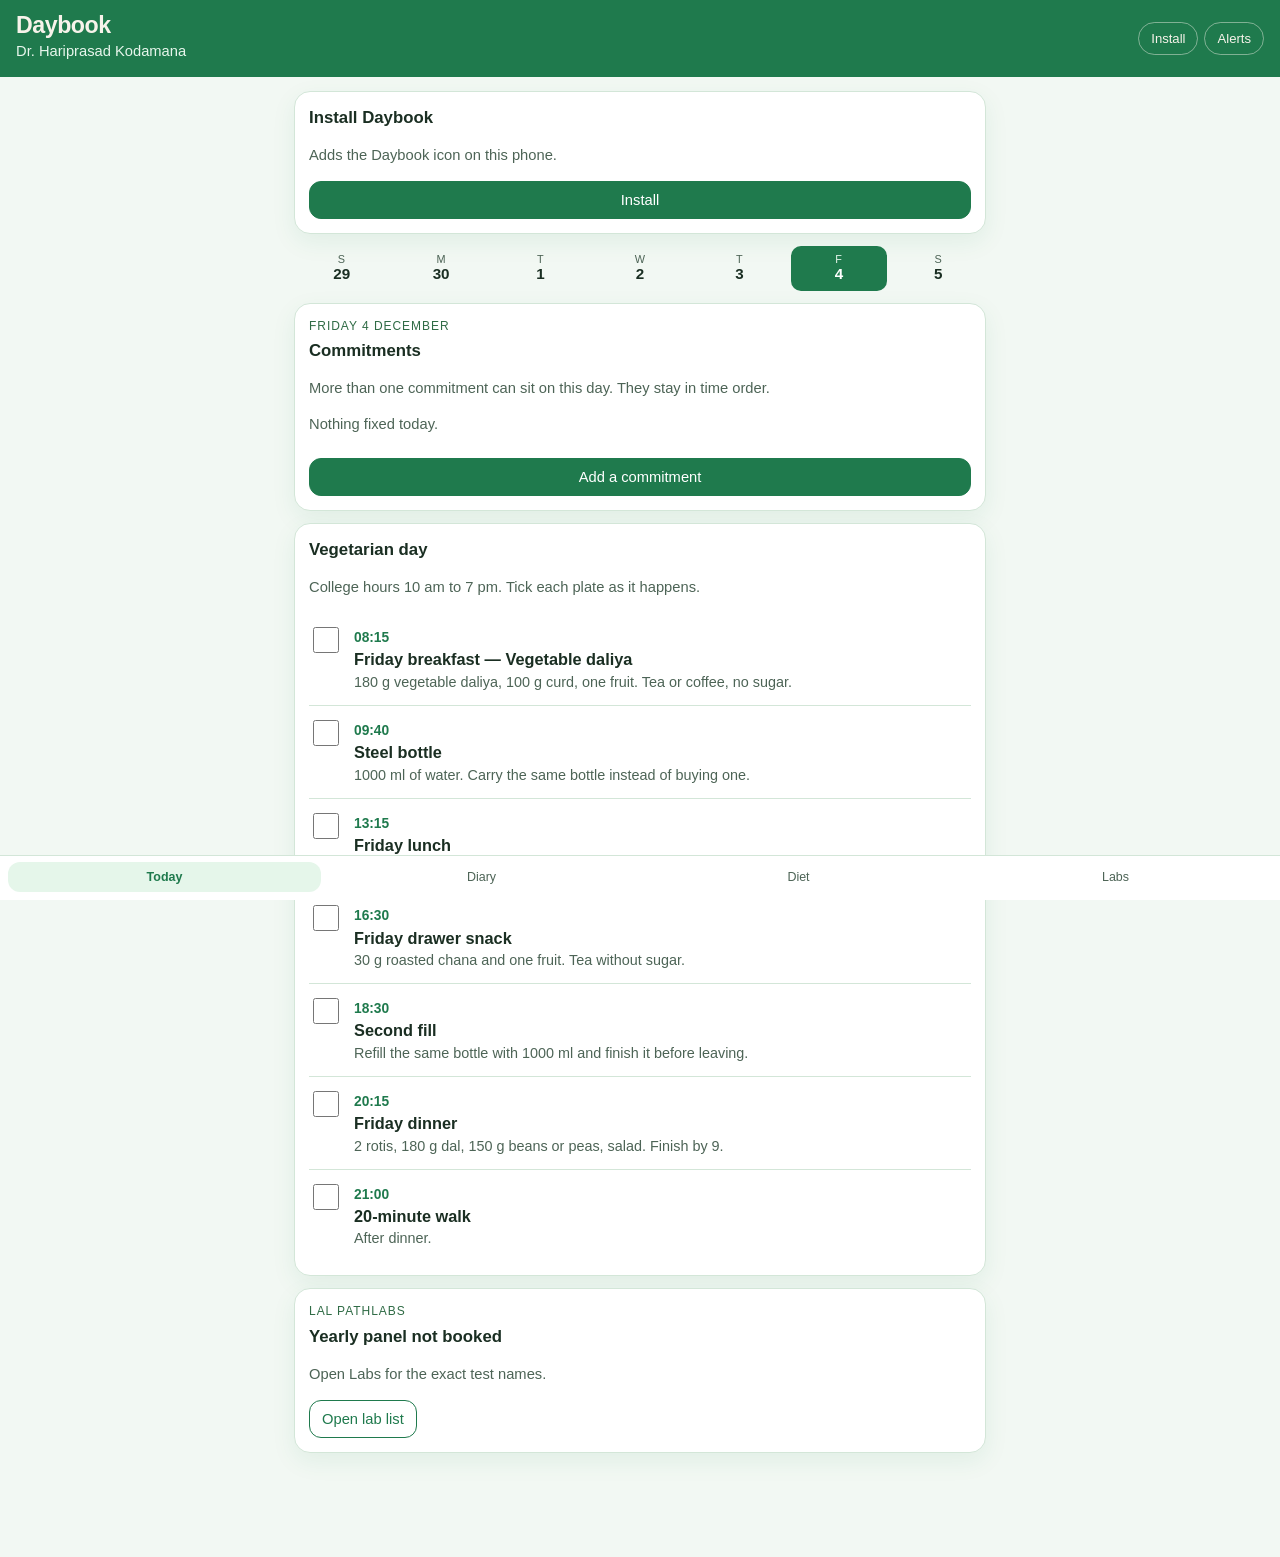
<file: hariprasad-daybook/index.html>
<!DOCTYPE html>
<html lang="en">
<head>
  <meta charset="UTF-8" />
  <meta name="viewport" content="width=device-width, initial-scale=1, viewport-fit=cover" />
  <meta name="theme-color" content="#1f7a4d" />
  <meta name="apple-mobile-web-app-capable" content="yes" />
  <meta name="mobile-web-app-capable" content="yes" />
  <meta name="apple-mobile-web-app-status-bar-style" content="black-translucent" />
  <meta name="apple-mobile-web-app-title" content="Daybook" />
  <link rel="manifest" href="./manifest.json" />
  <link rel="apple-touch-icon" href="./assets/icon-180.png" />
  <link rel="icon" type="image/png" href="./assets/icon-192.png" />
  <title>Daybook — Dr. Hariprasad Kodamana</title>
  <link rel="stylesheet" href="./styles.css" />
  <script>
    window.__daybookInstall = null;
    window.addEventListener("beforeinstallprompt", function (event) {
      event.preventDefault();
      window.__daybookInstall = event;
    });
    if ("serviceWorker" in navigator) {
      navigator.serviceWorker.register("./service-worker.js");
    }
  </script>
</head>
<body>
  <header>
    <div class="brand">
      <div>
        <h1>Daybook</h1>
        <p class="who">Dr. Hariprasad Kodamana</p>
      </div>
      <div class="brand-actions">
        <button class="ghost" id="install-btn" type="button">Install</button>
        <button class="ghost" id="notify-btn" type="button">Alerts</button>
      </div>
    </div>
  </header>
  <main class="wrap">
    <section id="today" class="panel active"></section>
    <section id="diary" class="panel"></section>
    <section id="diet" class="panel"></section>
    <section id="labs" class="panel"></section>
  </main>
  <nav>
    <button type="button" data-tab="today" class="active">Today</button>
    <button type="button" data-tab="diary">Diary</button>
    <button type="button" data-tab="diet">Diet</button>
    <button type="button" data-tab="labs">Labs</button>
  </nav>
  <dialog id="sheet">
    <form id="commit-form">
      <p class="kicker" id="form-kicker">New commitment</p>
      <h2 id="form-title">Fix a time</h2>
      <label class="field" for="f-title">What</label>
      <input id="f-title" name="title" type="text" required maxlength="120" placeholder="Meeting, call, family, travel" />
      <div class="row">
        <div style="flex:1">
          <label class="field" for="f-date">Date</label>
          <input id="f-date" name="date" type="date" required />
        </div>
        <div style="flex:1">
          <label class="field" for="f-time">Time</label>
          <input id="f-time" name="time" type="time" required value="16:00" />
        </div>
      </div>
      <label class="field" for="f-notes">Note</label>
      <textarea id="f-notes" name="notes" placeholder="What has to be ready"></textarea>
      <label class="field" for="f-repeat">Repeats</label>
      <select id="f-repeat" name="repeat">
        <option value="once">Once</option>
        <option value="daily">Every day</option>
        <option value="weekdays">Weekdays</option>
        <option value="weekly">Every week</option>
        <option value="monthly">Every month</option>
      </select>
      <label class="field" for="f-remind">First reminder</label>
      <select id="f-remind" name="remindMode">
        <option value="at">At the time</option>
        <option value="before15" selected>15 minutes before</option>
        <option value="before30">30 minutes before</option>
        <option value="before60">1 hour before</option>
        <option value="morning8">8:00 that morning</option>
      </select>
      <p class="tiny">Saving a new commitment also downloads a Calendar file. Open it to put the alarm on the iPhone. That alarm still rings when Daybook is closed.</p>
      <label class="field" for="f-nag">How often to remind</label>
      <select id="f-nag" name="nag">
        <option value="once" selected>Once</option>
        <option value="every15x3">Every 15 minutes, three times</option>
        <option value="every30x3">Every 30 minutes, three times</option>
      </select>
      <div class="row" style="margin-top:14px">
        <button class="solid" type="submit">Save</button>
        <button class="quiet" type="button" id="close-sheet">Close</button>
      </div>
    </form>
  </dialog>
  <script src="./logic.js"></script>
  <script src="./app.js"></script>
</body>
</html>
</file>
<file: hariprasad-daybook/styles.css>
:root {
  --paper: #f2f8f3;
  --card: #ffffff;
  --ink: #1a2e22;
  --muted: #4d6456;
  --line: #d3e6d8;
  --navy: #1f7a4d;
  --navy-2: #145c38;
  --gold: #2f6b45;
  --gold-bg: #e5f6ea;
  --green: #1f7a4d;
  --green-bg: #e5f6ea;
  --red: #8d2d2d;
  --shadow: 0 8px 24px rgba(31, 122, 77, 0.08);
  --safe-bottom: env(safe-area-inset-bottom, 0px);
}

* { box-sizing: border-box; }
html, body { margin: 0; padding: 0; }
body {
  font-family: -apple-system, BlinkMacSystemFont, "Segoe UI", Roboto, sans-serif;
  background: var(--paper);
  color: var(--ink);
  line-height: 1.45;
  padding-bottom: calc(84px + var(--safe-bottom));
}
button, input, select, textarea { font-family: inherit; }

header {
  position: sticky;
  top: 0;
  z-index: 20;
  background: var(--navy);
  color: #f7f3ea;
  padding: calc(14px + env(safe-area-inset-top, 0px)) 16px 14px;
}
.brand { display: flex; justify-content: space-between; gap: 12px; align-items: center; }
h1 { font-size: 1.45rem; line-height: 1; margin: 0 0 4px; font-weight: 700; letter-spacing: -0.02em; }
.who { margin: 0; font-size: 0.92rem; color: #e7f6ec; }
.brand-actions { display: flex; gap: 6px; align-items: center; }
.ghost {
  background: transparent;
  color: #f7f3ea;
  border: 1px solid rgba(247, 243, 234, 0.45);
  border-radius: 999px;
  padding: 8px 12px;
  font-size: 0.82rem;
}
.wrap { max-width: 720px; margin: 0 auto; padding: 14px 14px 8px; }
.panel { display: none; }
.panel.active { display: block; }

.card {
  background: var(--card);
  border: 1px solid var(--line);
  border-radius: 16px;
  padding: 14px;
  margin-bottom: 12px;
  box-shadow: var(--shadow);
}
.card h2, .card h3 { margin: 0 0 6px; font-size: 1.05rem; }
.muted { color: var(--muted); font-size: 0.92rem; }
.row { display: flex; gap: 8px; flex-wrap: wrap; align-items: center; }
.week { display: grid; grid-template-columns: repeat(7, 1fr); gap: 4px; margin-bottom: 12px; }
.week button, .cal button {
  border: 1px solid transparent;
  background: transparent;
  color: var(--ink);
  border-radius: 10px;
  padding: 6px 0 8px;
}
.week button strong, .cal button strong { display: block; font-size: 0.95rem; }
.week button span, .cal .dow { display: block; font-size: 0.68rem; letter-spacing: 0.04em; text-transform: uppercase; color: var(--muted); }
.week button.on, .cal button.on { background: var(--navy); color: white; }
.week button.on span { color: #e7f6ec; }
.week button.has::after, .cal button.has::after {
  content: "";
  display: block;
  width: 5px;
  height: 5px;
  border-radius: 50%;
  background: var(--gold);
  margin: 4px auto 0;
}
.week button.on.has::after { background: #f4d48a; }

.check, .commit {
  display: flex;
  gap: 12px;
  align-items: flex-start;
  padding: 12px 0;
  border-top: 1px solid var(--line);
}
.check:first-of-type, .commit:first-of-type { border-top: 0; }
.check input, .commit input[type="checkbox"] {
  width: 26px;
  height: 26px;
  margin-top: 2px;
  accent-color: var(--green);
  flex: 0 0 auto;
}
.time { color: var(--navy); font-weight: 700; font-size: 0.86rem; }
.title { font-size: 1.02rem; font-weight: 700; }
.detail { color: var(--muted); font-size: 0.9rem; }
.done .title { text-decoration: line-through; color: var(--muted); }

.banner {
  background: #e5f6ea;
  border: 1px solid #b7dec4;
  border-radius: 16px;
  padding: 12px;
  margin-bottom: 12px;
}
.banner h2 { margin: 0 0 4px; font-size: 1rem; }
button.solid, button.quiet, button.warn {
  border-radius: 12px;
  padding: 10px 12px;
  font-size: 0.92rem;
  border: 1px solid var(--navy);
}
button.solid { background: var(--navy); color: white; }
button.quiet { background: white; color: var(--navy); }
button.warn { background: white; color: var(--red); border-color: #e4b4b4; }
button.full { width: 100%; }

.month-head { display: flex; justify-content: space-between; align-items: center; margin-bottom: 8px; }
.cal { display: grid; grid-template-columns: repeat(7, 1fr); gap: 4px; }
.cal .dow { text-align: center; padding-bottom: 4px; }
.cal button { min-height: 42px; }
.cal button.on { background: var(--navy); color: white; }

label.field { display: block; font-size: 0.82rem; color: var(--muted); margin: 10px 0 4px; }
input[type="text"], input[type="date"], input[type="time"], input[type="number"], select, textarea {
  width: 100%;
  border: 1px solid var(--line);
  background: white;
  border-radius: 12px;
  padding: 11px 12px;
  font-size: 1rem;
  color: var(--ink);
}
textarea { min-height: 110px; resize: vertical; }

dialog {
  width: min(560px, calc(100% - 24px));
  max-height: calc(100% - 24px);
  overflow: auto;
  border: 0;
  border-radius: 18px;
  padding: 16px;
  background: var(--card);
}
.install-block + .install-block { margin-top: 14px; padding-top: 12px; border-top: 1px solid var(--line); }
.install-block h3 { margin: 0 0 6px; font-size: 1.05rem; }
#install-now { margin-top: 10px; }
.measure-grid { display: grid; grid-template-columns: 1fr 1fr; gap: 8px; }
.measure-grid label { display: block; font-size: 0.82rem; color: var(--muted); }
.measure-grid input { margin-top: 4px; }
.card.today-menu { border-color: var(--navy); }
.meal { padding: 10px 0; border-top: 1px solid var(--line); }
.meal:first-of-type { border-top: 0; }
dialog::backdrop { background: rgba(20, 30, 40, 0.45); }

.lab {
  padding: 10px 0;
  border-top: 1px solid var(--line);
}
.lab:first-of-type { border-top: 0; }
.code { font-size: 0.78rem; letter-spacing: 0.04em; color: var(--gold); font-weight: 700; }
.kicker { font-size: 0.75rem; letter-spacing: 0.08em; text-transform: uppercase; color: var(--gold); margin: 0 0 4px; }
.stats { display: grid; grid-template-columns: 1fr 1fr; gap: 8px; }
.stat { background: #f3faf5; border-radius: 12px; padding: 10px; }
.stat b { display: block; font-size: 1.05rem; }
nav {
  position: fixed;
  left: 0; right: 0; bottom: 0;
  display: grid;
  grid-template-columns: repeat(4, 1fr);
  gap: 4px;
  background: #ffffff;
  border-top: 1px solid var(--line);
  padding: 6px 8px calc(8px + var(--safe-bottom));
}
nav button {
  border: 0;
  background: transparent;
  color: var(--muted);
  border-radius: 12px;
  padding: 8px 2px;
  font-size: 0.78rem;
}
nav button.active { background: #e5f6ea; color: var(--navy); font-weight: 700; }
ol.steps { margin: 8px 0 0; padding-left: 18px; }
ol.steps li { margin: 6px 0; }
.tiny { font-size: 0.82rem; color: var(--muted); }
ul.plain { margin: 8px 0 0; padding-left: 18px; }
ul.plain li { margin: 4px 0; }
</file>
